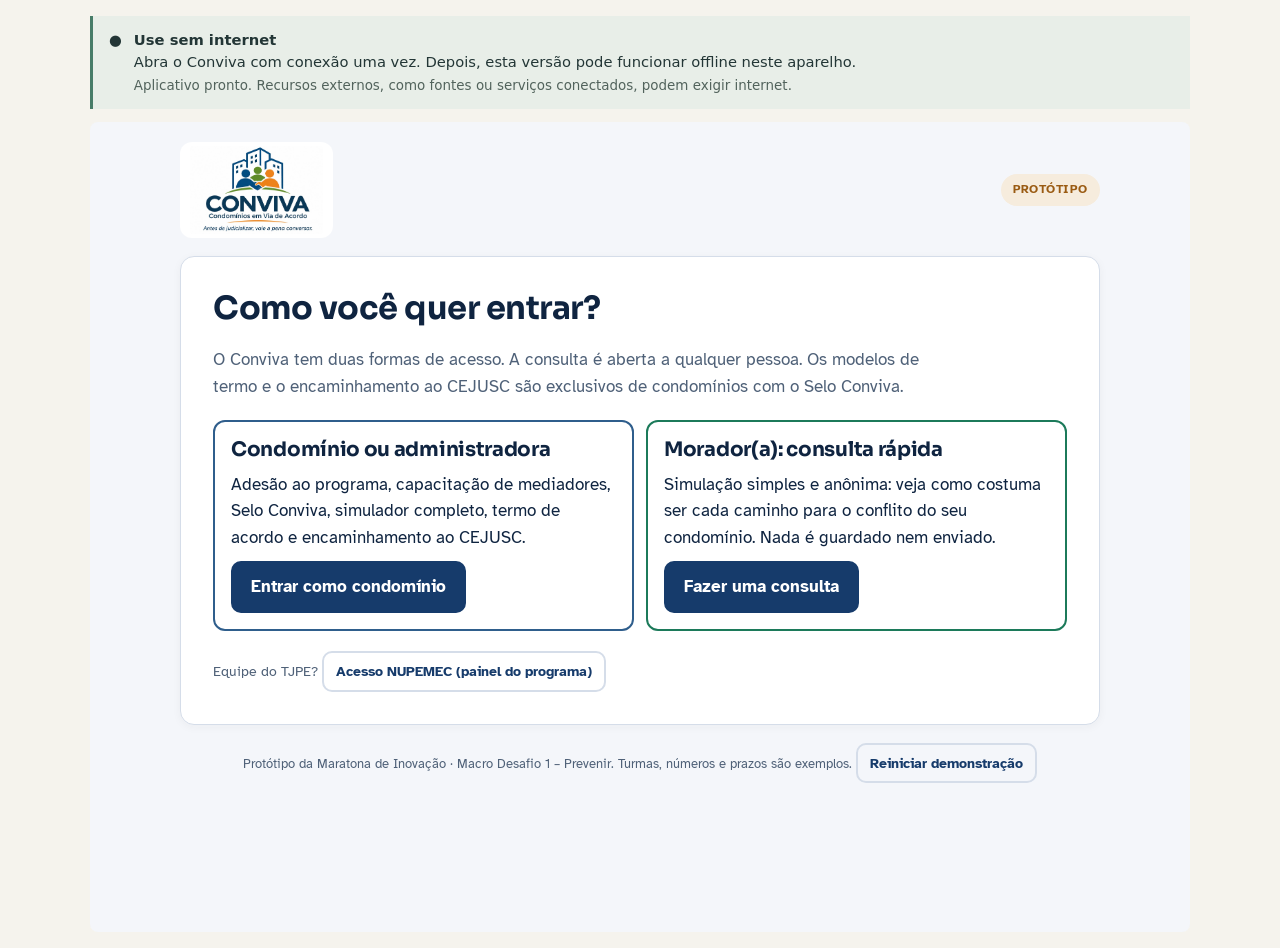
<file: index.html>
<!doctype html>
<html lang="pt-BR">
<head>
  <meta charset="utf-8">
  <meta name="viewport" content="width=device-width, initial-scale=1, viewport-fit=cover">
  <meta name="theme-color" content="#183b3a">
  <meta name="description" content="Conviva — apoio à convivência e à mediação em condomínios.">
  <link rel="manifest" href="./manifest.webmanifest">
  <link rel="icon" href="./icons/conviva.svg" type="image/svg+xml">
  <title>Conviva</title>
  <style>
    * { box-sizing: border-box; }
    body { margin: 0; min-height: 100vh; padding: max(1rem, env(safe-area-inset-top)) max(1rem, env(safe-area-inset-right)) max(1rem, env(safe-area-inset-bottom)) max(1rem, env(safe-area-inset-left)); background: #f5f3ed; color: #233636; font: 16px/1.5 system-ui, -apple-system, sans-serif; }
    main { width: min(100%, 1100px); margin: 0 auto; }
    .offline-note { display: flex; gap: .75rem; align-items: flex-start; margin: 0 auto .8rem; padding: .8rem 1rem; border-left: 3px solid #477c68; background: #e8eee8; color: #233636; font-size: .92rem; }
    .offline-note strong { display: block; }
    #status { color: #52635c; font-size: .84rem; margin-top: .2rem; }
    iframe { display: block; width: 100%; min-height: 90vh; border: 0; border-radius: 8px; background: #f5f3ed; }
    @media (max-width: 600px) { body { padding-inline: .5rem; } iframe { min-height: 94vh; } }
  </style>
</head>
<body>
  <main>
    <aside class="offline-note" aria-label="Informação sobre uso offline">
      <span aria-hidden="true">●</span>
      <div><strong>Use sem internet</strong>Abra o Conviva com conexão uma vez. Depois, esta versão pode funcionar offline neste aparelho.<div id="status" role="status">Carregando o aplicativo…</div></div>
    </aside>
    <iframe id="simulador" title="Conviva — mediação e convivência em condomínios"></iframe>
  </main>
  <script>
    const simulatorPath = './Conviva%20Simulador.html';
    const status = document.getElementById('status');
    fetch(simulatorPath).then(response => {
      if (!response.ok) throw new Error('Documento não encontrado');
      return response.text();
    }).then(html => {
      const base = `<base href="${new URL('./', location.href).href}">`;
      let source = html.replace(/<head([^>]*)>/i, match => `${match}${base}<link rel="stylesheet" href="./design.css">`);
      const addOns = '<script src="./report-mode.js"></scr' + 'ipt>';
      source = source.replace(/<\/body>/i, addOns + '</body>');
      document.getElementById('simulador').srcdoc = source;
      status.textContent = 'Aplicativo pronto. Recursos externos, como fontes ou serviços conectados, podem exigir internet.';
    }).catch(() => {
      status.textContent = 'Não foi possível carregar o documento. Abra novamente com internet para armazenar o app.';
    });
    if ('serviceWorker' in navigator && location.protocol === 'https:') {
      navigator.serviceWorker.register('./sw.js').then(registration => {
        if (registration.active) status.textContent = 'Arquivos principais em cache neste aparelho; abra o app online ao menos uma vez para uso offline.';
      }).catch(() => { status.textContent = 'O cache offline não foi ativado neste navegador.'; });
    }
  </script>
</body>
</html>
</file>
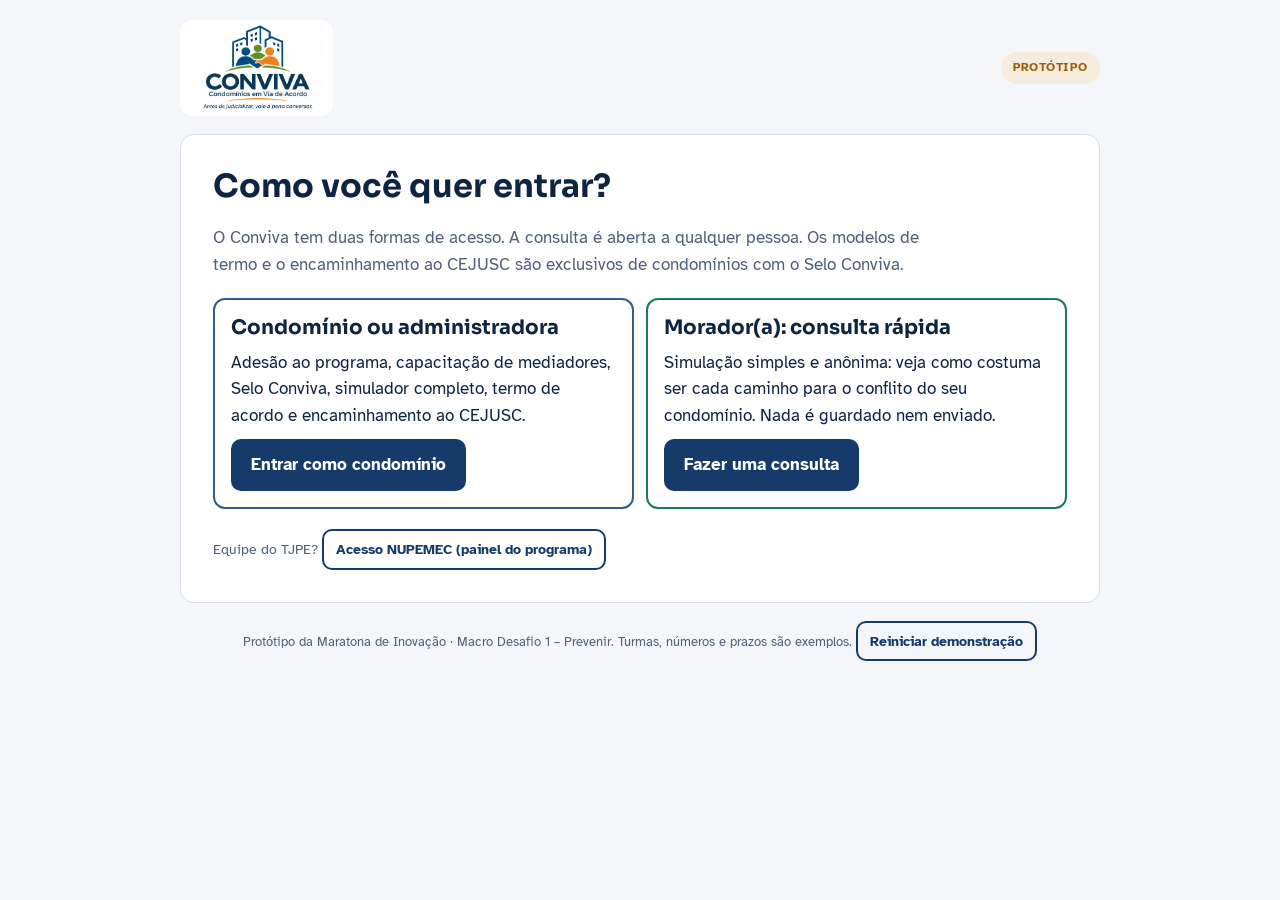
<file: Conviva Simulador.html>
<!doctype html><html><head><meta charset=utf8><meta name=viewport content="width=device-width,initial-scale=1,viewport-fit=cover"><style>:root{color-scheme:light;box-sizing:border-box;padding-top:env(safe-area-inset-top,0px);padding-bottom:env(safe-area-inset-bottom,0px)}html{scroll-padding-top:env(safe-area-inset-top,0px)}body{margin:0;padding:0;font:14px -apple-system,BlinkMacSystemFont,sans-serif;background:#fff;color:#000}img{max-width:100%}[hidden]:not([hidden=until-found i]){display:none!important}</style></head><body>
<title>Conviva Simulador</title>
<meta name="claude:viewport-fit-sides" content="cover">
<link rel="preconnect" href="https://fonts.googleapis.com">
<link rel="preconnect" href="https://fonts.gstatic.com" crossorigin>
<link rel="stylesheet" href="https://fonts.googleapis.com/css2?family=Atkinson+Hyperlegible:wght@400;700&family=Sora:wght@500;600;700&display=swap">
<style>
/* Layout: app de uma coluna (mobile primeiro), barra de abas no topo; cada aba é uma etapa do programa. Comparações abrem em colunas lado a lado. */
:root {
  --bg: #F4F6FA; --surface: #FFFFFF; --ink: #0F2440; --muted: #4F6178; --line: #D5DDE9;
  --brand: #163B6B; --brand-ink: #FFFFFF; --brand-soft: #DDE7F3;
  --acordo: #1C7A5A; --acordo-soft: #E2F2EA;
  --processo: #9A5B13; --processo-soft: #F6ECDD;
  --interno: #2F5E8C; --interno-soft: #E3ECF6;
  --alerta: #A3322B; --alerta-soft: #F8E4E2;
  --ouro: #A77B12; --focus: #2D6CDF;
  --font-display: "Sora", "Segoe UI", system-ui, sans-serif;
  --font-body: "Atkinson Hyperlegible", "Segoe UI", system-ui, sans-serif;
  --radius: 14px;
}
@media (prefers-color-scheme: dark) {
  :root:not([data-theme="light"]) {
    --bg: #0C1626; --surface: #142238; --ink: #E8EEF7; --muted: #A6B4C9; --line: #2A3B57;
    --brand: #9DB9E6; --brand-ink: #0C1626; --brand-soft: #1C2F4D;
    --acordo: #6FD3A8; --acordo-soft: #173328; --processo: #E3A45C; --processo-soft: #33261A;
    --interno: #8FB8E8; --interno-soft: #1A2836; --alerta: #F08C83; --alerta-soft: #3A1E1C;
    --ouro: #E2BC5C; --focus: #8AB4FF; color-scheme: dark;
  }
}
:root[data-theme="dark"] {
  --bg: #0C1626; --surface: #142238; --ink: #E8EEF7; --muted: #A6B4C9; --line: #2A3B57;
  --brand: #9DB9E6; --brand-ink: #0C1626; --brand-soft: #1C2F4D;
  --acordo: #6FD3A8; --acordo-soft: #173328; --processo: #E3A45C; --processo-soft: #33261A;
  --interno: #8FB8E8; --interno-soft: #1A2836; --alerta: #F08C83; --alerta-soft: #3A1E1C;
  --ouro: #E2BC5C; --focus: #8AB4FF; color-scheme: dark;
}
* { box-sizing: border-box; }
body {
  background: var(--bg); color: var(--ink); font-family: var(--font-body); font-size: 17px; line-height: 1.55;
  padding-left: max(16px, env(safe-area-inset-left, 0px)); padding-right: max(16px, env(safe-area-inset-right, 0px));
  padding-block: 20px 48px;
}
.wrap { max-width: 920px; margin: 0 auto; display: flex; flex-direction: column; gap: 18px; }
h1, h2, h3 { font-family: var(--font-display); text-wrap: balance; margin: 0; line-height: 1.2; }
h1 { font-size: clamp(1.5rem, 4vw, 2rem); }
h2 { font-size: 1.25rem; }
h3 { font-size: 1.02rem; }
p { margin: 0; max-width: 68ch; }
.lead { color: var(--muted); }
.hint { color: var(--muted); font-size: .9rem; }

header.top { display: flex; flex-wrap: wrap; align-items: center; justify-content: space-between; gap: 12px; }
.brand { display: flex; align-items: center; gap: 12px; }
.brand svg { width: 42px; height: 42px; flex: none; }
.brand-name { font-family: var(--font-display); font-weight: 700; font-size: 1.25rem; line-height: 1.1; }
.brand-sub { color: var(--muted); font-size: .88rem; }
.chips { display: flex; flex-wrap: wrap; gap: 8px; }
.chip { font-size: .78rem; font-weight: 700; letter-spacing: .04em; padding: 6px 12px; border-radius: 999px; background: var(--brand-soft); color: var(--brand); }
.chip.demo { background: var(--processo-soft); color: var(--processo); text-transform: uppercase; }
.chip.ok { background: var(--acordo-soft); color: var(--acordo); }

.tabs-scroll { overflow-x: auto; }
nav.tabs { display: flex; gap: 6px; min-width: max-content; border-bottom: 2px solid var(--line); }
nav.tabs button {
  font: inherit; font-size: .95rem; background: none; border: 0; color: var(--muted); cursor: pointer;
  padding: 10px 14px; border-bottom: 3px solid transparent; margin-bottom: -2px; white-space: nowrap;
}
nav.tabs button[aria-current="page"] { color: var(--ink); font-weight: 700; border-bottom-color: var(--brand); }
nav.tabs .lock { font-size: .75rem; margin-left: 4px; }

main.card { background: var(--surface); border: 1px solid var(--line); border-radius: var(--radius); padding: clamp(18px, 4vw, 32px); display: flex; flex-direction: column; gap: 20px; }

.journey { display: grid; grid-template-columns: repeat(auto-fit, minmax(180px, 1fr)); gap: 12px; }
.jstep { border: 2px solid var(--line); border-radius: 12px; padding: 14px; display: flex; flex-direction: column; gap: 6px; }
.jstep .n { font-family: var(--font-display); font-weight: 700; color: var(--brand); font-size: .85rem; letter-spacing: .06em; text-transform: uppercase; }
.jstep.done { border-color: var(--acordo); background: var(--acordo-soft); }
.jstep.now { border-color: var(--brand); }
.jstep .st { font-size: .85rem; font-weight: 700; color: var(--muted); }
.jstep.done .st { color: var(--acordo); }

form.stack, .stack { display: flex; flex-direction: column; gap: 16px; }
.grid2 { display: grid; grid-template-columns: repeat(auto-fit, minmax(240px, 1fr)); gap: 14px; }
.field { display: flex; flex-direction: column; gap: 6px; min-width: 0; }
.field label, .lbl { font-weight: 700; }
.field input, .field select, .field textarea {
  font: inherit; padding: 10px 12px; border-radius: 10px; border: 2px solid var(--line); background: var(--surface); color: var(--ink); width: 100%;
}
.field textarea { min-height: 90px; resize: vertical; }
fieldset { border: 0; padding: 0; margin: 0; display: flex; flex-direction: column; gap: 8px; }
legend { font-weight: 700; padding: 0; margin-bottom: 6px; }
.choices { display: flex; flex-wrap: wrap; gap: 8px; }
.choice { position: relative; }
.choice input { position: absolute; opacity: 0; inset: 0; cursor: pointer; }
.choice label { display: inline-block; padding: 9px 15px; border: 2px solid var(--line); border-radius: 999px; cursor: pointer; background: var(--surface); }
.choice input:checked + label { border-color: var(--brand); background: var(--brand); color: var(--brand-ink); font-weight: 700; }
.choice input:focus-visible + label { outline: 3px solid var(--focus); outline-offset: 2px; }
.q-alert { border-left: 4px solid var(--alerta); padding-left: 14px; }
.check { display: flex; gap: 10px; align-items: flex-start; }
.check input { width: 22px; height: 22px; margin-top: 2px; flex: none; }

.actions { display: flex; flex-wrap: wrap; gap: 10px; align-items: center; }
.btn { font: inherit; font-weight: 700; cursor: pointer; border-radius: 10px; padding: 11px 18px; border: 2px solid var(--brand); background: var(--brand); color: var(--brand-ink); text-decoration: none; display: inline-block; }
.btn.ghost { background: transparent; color: var(--brand); }
.btn.small { padding: 7px 12px; font-size: .9rem; }
.btn:disabled { opacity: .45; cursor: not-allowed; }
button:focus-visible, input:focus-visible, select:focus-visible, textarea:focus-visible, a:focus-visible { outline: 3px solid var(--focus); outline-offset: 2px; }

.notice { border-radius: 12px; padding: 14px 16px; background: var(--brand-soft); display: flex; flex-direction: column; gap: 8px; }
.notice.warn { background: var(--processo-soft); }
.notice.ok { background: var(--acordo-soft); }
.note { border-left: 4px solid var(--brand); padding: 2px 0 2px 14px; }
.toast { color: var(--acordo); font-weight: 700; font-size: .95rem; }
.err { color: var(--alerta); font-weight: 700; font-size: .92rem; }

.turmas { display: grid; grid-template-columns: repeat(auto-fit, minmax(240px, 1fr)); gap: 10px; }
.turma { position: relative; }
.turma input { position: absolute; opacity: 0; inset: 0; }
.turma label { display: flex; flex-direction: column; gap: 4px; border: 2px solid var(--line); border-radius: 12px; padding: 14px; cursor: pointer; height: 100%; }
.turma input:checked + label { border-color: var(--brand); background: var(--brand-soft); }
.turma input:focus-visible + label { outline: 3px solid var(--focus); outline-offset: 2px; }
.turma input:disabled + label { opacity: .5; cursor: not-allowed; }
.turma .d { font-family: var(--font-display); font-weight: 700; }
.turma .v { font-size: .88rem; color: var(--muted); }
.part-row { display: grid; grid-template-columns: 1fr 1fr; gap: 10px; }

.selo-wrap { display: grid; grid-template-columns: minmax(0, 220px) 1fr; gap: 24px; align-items: center; }
.selo-wrap svg { width: 100%; max-width: 220px; height: auto; }
.kv { display: grid; grid-template-columns: auto 1fr; gap: 6px 14px; margin: 0; }
.kv dt { color: var(--muted); }
.kv dd { margin: 0; font-weight: 700; font-variant-numeric: tabular-nums; min-width: 0; }

.options { display: grid; grid-template-columns: repeat(auto-fit, minmax(200px, 1fr)); gap: 10px; }
.opt { font: inherit; color: var(--ink); text-align: left; cursor: pointer; background: var(--surface); border: 2px solid var(--line); border-radius: 12px; padding: 14px; display: flex; flex-direction: column; gap: 4px; }
.opt:hover { border-color: var(--brand); }
.opt strong { font-family: var(--font-display); font-size: 1rem; }
.opt span { color: var(--muted); font-size: .9rem; }
.opt .ico { font-size: .74rem; letter-spacing: .08em; text-transform: uppercase; color: var(--brand); font-weight: 700; }

.substeps ol { list-style: none; margin: 0; padding: 0; display: grid; grid-template-columns: repeat(4, 1fr); gap: 8px; }
.substeps li { display: flex; flex-direction: column; gap: 6px; font-size: .8rem; color: var(--muted); }
.substeps li::before { content: ""; height: 6px; border-radius: 3px; background: var(--line); }
.substeps li.done::before, .substeps li.current::before { background: var(--brand); }
.substeps li.current { color: var(--ink); font-weight: 700; }

.compare { display: grid; grid-template-columns: repeat(auto-fit, minmax(240px, 1fr)); gap: 12px; }
.side { border-radius: 12px; padding: 16px; display: flex; flex-direction: column; gap: 10px; min-width: 0; }
.side.processo { background: var(--processo-soft); } .side.processo h2 { color: var(--processo); }
.side.acordo { background: var(--acordo-soft); } .side.acordo h2 { color: var(--acordo); }
.side.interno { background: var(--interno-soft); } .side.interno h2 { color: var(--interno); }
.side h2 { font-size: 1.05rem; }
.side dl { margin: 0; display: grid; grid-template-columns: auto 1fr; gap: 8px 12px; }
.side dt { color: var(--muted); font-size: .88rem; padding-top: 2px; }
.side dd { margin: 0; font-weight: 700; font-variant-numeric: tabular-nums; min-width: 0; }
.side dd small { display: block; font-weight: 400; color: var(--muted); font-size: .85rem; }

.timebar { display: flex; flex-direction: column; gap: 8px; }
.bar-row { display: grid; grid-template-columns: 96px 1fr; align-items: center; gap: 10px; font-size: .9rem; }
.bar-track { background: var(--bg); border-radius: 6px; height: 24px; position: relative; overflow: hidden; }
.bar-fill { height: 100%; border-radius: 6px; display: flex; align-items: center; padding-left: 8px; font-weight: 700; font-size: .82rem; white-space: nowrap; min-width: 4px; color: var(--surface); }
.bar-fill.processo { background: var(--processo); } .bar-fill.acordo { background: var(--acordo); } .bar-fill.interno { background: var(--interno); }
.bar-out { position: absolute; top: 50%; transform: translateY(-50%); font-weight: 700; font-size: .82rem; }
.bar-out.acordo { color: var(--acordo); } .bar-out.interno { color: var(--interno); }

.danger { background: var(--alerta-soft); border-radius: 12px; padding: 16px; display: flex; flex-direction: column; gap: 10px; }
.danger h2 { color: var(--alerta); }
.phones { display: grid; grid-template-columns: repeat(auto-fit, minmax(160px, 1fr)); gap: 10px; }
.phone { background: var(--surface); border-radius: 10px; padding: 12px; }
.phone b { font-family: var(--font-display); font-size: 1.5rem; display: block; }

.paths { display: grid; grid-template-columns: repeat(auto-fit, minmax(240px, 1fr)); gap: 12px; }
.path { border: 2px solid var(--line); border-radius: 12px; padding: 16px; display: flex; flex-direction: column; gap: 10px; }
.path.interno { border-color: var(--interno); } .path.acordo { border-color: var(--acordo); }

.comp-row { display: grid; grid-template-columns: 2fr 1fr 1fr; gap: 8px; }
.doc { background: #FFFFFF; color: #1A1A1A; border: 1px solid var(--line); border-radius: 6px; padding: clamp(18px, 4vw, 40px); font-family: Georgia, "Times New Roman", serif; font-size: .98rem; line-height: 1.6; display: flex; flex-direction: column; gap: 12px; }
.doc h2 { font-family: Georgia, serif; text-align: center; font-size: 1.1rem; letter-spacing: .04em; }
.doc h3 { font-family: Georgia, serif; font-size: .98rem; }
.doc table { border-collapse: collapse; width: 100%; font-size: .92rem; }
.doc th, .doc td { border: 1px solid #BBB; padding: 6px 8px; text-align: left; vertical-align: top; }
.doc .sig { display: grid; grid-template-columns: repeat(auto-fit, minmax(200px, 1fr)); gap: 28px 20px; margin-top: 18px; }
.doc .sig div { border-top: 1px solid #333; padding-top: 4px; font-size: .88rem; }

.table-scroll { overflow-x: auto; }
table.list { border-collapse: collapse; width: 100%; font-size: .93rem; }
table.list th, table.list td { text-align: left; padding: 10px 8px; border-bottom: 1px solid var(--line); vertical-align: middle; }
table.list th { font-size: .8rem; text-transform: uppercase; letter-spacing: .05em; color: var(--muted); }
table.list td.num { font-variant-numeric: tabular-nums; white-space: nowrap; }
.pill { display: inline-block; font-size: .8rem; font-weight: 700; padding: 3px 10px; border-radius: 999px; white-space: nowrap; }
.pill.interno { background: var(--interno-soft); color: var(--interno); }
.pill.acordo { background: var(--acordo-soft); color: var(--acordo); }
.pill.warn { background: var(--processo-soft); color: var(--processo); }

.tiles { display: grid; grid-template-columns: repeat(auto-fit, minmax(150px, 1fr)); gap: 10px; }
.tile { background: var(--bg); border-radius: 12px; padding: 14px; display: flex; flex-direction: column; gap: 2px; }
.tile b { font-family: var(--font-display); font-size: 1.7rem; font-variant-numeric: tabular-nums; }
.tile span { color: var(--muted); font-size: .88rem; }
.hbars { display: flex; flex-direction: column; gap: 8px; }
.hbar { display: grid; grid-template-columns: minmax(110px, 180px) 1fr 40px; gap: 10px; align-items: center; font-size: .9rem; }
.hbar .t { background: var(--bg); height: 18px; border-radius: 4px; overflow: hidden; }
.hbar .f { background: var(--brand); height: 100%; }
.hbar .v { font-variant-numeric: tabular-nums; text-align: right; font-weight: 700; }
.locked { text-align: left; display: flex; flex-direction: column; gap: 12px; }
.pessoa { border: 2px solid var(--line); border-radius: 12px; padding: 14px; display: flex; flex-direction: column; gap: 12px; }
.pessoa-top { display: flex; justify-content: space-between; align-items: center; gap: 8px; }
.confirma { background: var(--acordo-soft); border: 2px solid var(--acordo); color: var(--ink); border-radius: 12px; padding: 16px; font-family: var(--font-display); font-weight: 700; letter-spacing: .02em; text-align: center; }
.logo { display: block; height: 96px; width: auto; max-width: 100%; background: #FFFFFF; border-radius: 12px; padding: 4px 10px; }
footer { color: var(--muted); font-size: .84rem; text-align: center; }
@media (max-width: 520px) { .selo-wrap { grid-template-columns: 1fr; } .comp-row, .part-row { grid-template-columns: 1fr; } }
@media (prefers-reduced-motion: no-preference) { main.card { animation: in .2s ease-out; } @keyframes in { from { transform: translateY(5px); } to { transform: none; } } }
</style>

<div class="wrap">
  <header class="top">
    <div class="brand"><img class="logo" alt="CONVIVA — Condomínios em Via de Acordo. Antes de judicializar, vale a pena conversar." src="[data-uri]"></div>
    <div class="chips" id="chips"></div>
  </header>
  <div class="tabs-scroll"><nav class="tabs" id="tabs" aria-label="Seções"></nav></div>
  <main class="card" id="app" aria-live="polite"></main>
  <footer>Protótipo da Maratona de Inovação · Macro Desafio 1 – Prevenir. Turmas, números e prazos são exemplos. <button class="btn ghost small" id="reset">Reiniciar demonstração</button></footer>
</div>

<script>
/* ===== CONFIGURAÇÃO ===== */
const CONFIG = {
  cejuscUrl: "",   // inserir aqui o link do TJPE para conciliação pré-processual
  seloAnos: 2,
  maxTreinandos: 5
};

/* ===== DADOS DE EXEMPLO — substituir por dados reais do TJPE / DataJud / CEJUSC ===== */
const DADOS = {
  cejuscSemanas: 3, internoSemanas: 1, juizadoMeses: 8, periciaMeses: 12,
  taxa: { processoMeses: 14 }
};
const TURMAS = [
  { id: "t1", data: "2026-11-24", hora: "14h às 18h", formato: "Online", vagas: 20, ocupadas: 9 },
  { id: "t2", data: "2026-11-27", hora: "9h às 13h", formato: "Presencial · NUPEMEC, Recife", vagas: 25, ocupadas: 21 },
  { id: "t3", data: "2026-12-02", hora: "14h às 18h", formato: "Online", vagas: 20, ocupadas: 4 },
  { id: "t4", data: "2026-12-05", hora: "9h às 13h", formato: "Presencial · NUPEMEC, Recife", vagas: 25, ocupadas: 25 },
  { id: "t5", data: "2026-12-09", hora: "18h30 às 22h30", formato: "Online · noite", vagas: 20, ocupadas: 2 },
  { id: "t6", data: "2026-12-15", hora: "14h às 18h", formato: "Presencial · NUPEMEC, Recife", vagas: 25, ocupadas: 7 }
];

/* parte: o condomínio é parte do conflito (não pode mediar) */
const ASSUNTOS = {
  barulho:   { tag: "Convivência", titulo: "Barulho", desc: "Som alto, festas, passos, móveis, horário de silêncio.", tema: "o barulho entre as unidades", dica: "As regras de horário costumam estar no regimento interno. Combinem horários e ajustes que funcionem para os dois lados." },
  vazamento: { tag: "Danos", titulo: "Vazamento ou infiltração", desc: "Água ou umidade vindo de outra unidade.", tema: "o vazamento/infiltração entre as unidades", pericia: true, dica: "Prevejam vistoria conjunta, prazo para o conserto e quem paga cada parte, antes que o dano aumente." },
  obra:      { tag: "Danos", titulo: "Obra ou reforma", desc: "Barulho, sujeira ou danos de obra em outra unidade.", tema: "a obra e seus efeitos nas unidades vizinhas", pericia: true, dica: "Combinem horários, proteção das áreas comuns e conserto de danos, com prazo e responsável." },
  garagem:   { tag: "Áreas comuns", titulo: "Garagem e vagas", desc: "Vaga ocupada, carro mal estacionado, uso por terceiros.", tema: "o uso das vagas de garagem", dica: "A convenção define o uso das vagas. O acordo pode organizar esse uso sem esperar decisão judicial." },
  animais:   { tag: "Convivência", titulo: "Animais", desc: "Latidos, sujeira, circulação nas áreas comuns.", tema: "a convivência com os animais", dica: "Regras combinadas de circulação, horários e cuidados costumam resolver." },
  areas:     { tag: "Áreas comuns", titulo: "Uso de áreas comuns", desc: "Salão de festas, piscina, academia, playground.", tema: "o uso das áreas comuns", dica: "Combinem horários, reservas e responsabilidades pela limpeza e por danos." },
  lixo:      { tag: "Convivência", titulo: "Lixo e limpeza", desc: "Descarte fora do horário ou do local, sujeira nos corredores.", tema: "o descarte de lixo e a limpeza", dica: "Horários e locais de descarte combinados, com aviso antes de qualquer advertência." },
  fumaca:    { tag: "Convivência", titulo: "Fumaça e cheiros", desc: "Cigarro, churrasqueira, cheiros fortes.", tema: "a fumaça e os cheiros entre as unidades", dica: "Combinem locais, horários e medidas simples, como janelas fechadas ou vedação." },
  temporada: { tag: "Convivência", titulo: "Hóspedes e aluguel por temporada", desc: "Barulho, segurança ou uso das áreas por hóspedes.", tema: "a presença de hóspedes de aluguel por temporada", dica: "O acordo pode prever regras para hóspedes, contato do responsável e uso das áreas comuns." },
  taxa:      { tag: "Cobrança", titulo: "Taxa de condomínio atrasada", desc: "Morador em atraso com as taxas.", tema: "as taxas de condomínio em atraso", parte: true },
  multa:     { tag: "Administração", titulo: "Advertência ou multa", desc: "Morador não concorda com advertência ou multa.", tema: "a advertência ou multa aplicada à unidade", parte: true, dica: "Na conciliação, morador e condomínio podem rever a multa, combinar prazo para ajustes ou parcelar." },
  fachada:   { tag: "Administração", titulo: "Fachada e alterações", desc: "Mudança de fachada, janelas, toldos, grades.", tema: "a alteração na fachada da unidade", parte: true, dica: "Na conciliação, é possível combinar prazo para adequação ou alternativa aprovada em assembleia." },
  portaria:  { tag: "Administração", titulo: "Portaria, segurança e funcionários", desc: "Acesso de visitantes, entregas, conduta de funcionários.", tema: "o atendimento da portaria e o acesso ao condomínio", parte: true, dica: "Na conciliação, morador e administração podem ajustar procedimentos e canais de reclamação." },
  outro:     { tag: "Outro", titulo: "Outro assunto", desc: "Descreva o conflito com suas palavras.", tema: "", dica: "Registre o que cada parte precisa e o que pode ser combinado, com prazo e responsável." }
};

/* ===== ESTADO ===== */
const KEY = "conviva-demo-v1";
const novo = () => ({ perfil: null, view: "inicio", condo: null, cap: null, selo: null, atend: [], seq: 0, sim: { step: 0, sit: null, r: {} }, cons: { step: 0, sit: null, r: {} }, ultimo: null });
const SAMPLE = (window.claude && window.claude.use) ? window.claude.use("sample").catch(() => null) : Promise.resolve(null);
let S = novo();
try { const raw = localStorage.getItem(KEY); if (raw) S = Object.assign(novo(), JSON.parse(raw)); } catch (e) {}
const save = () => { try { localStorage.setItem(KEY, JSON.stringify(S)); } catch (e) {} };

const app = document.getElementById("app");
const esc = s => String(s ?? "").replace(/[&<>"]/g, c => ({ "&": "&amp;", "<": "&lt;", ">": "&gt;", '"': "&quot;" }[c]));
const dt = iso => { const [y, m, d] = iso.split("-").map(Number); return new Date(y, m - 1, d); };
const fmt = d => d.toLocaleDateString("pt-BR");
const fmtLong = d => d.toLocaleDateString("pt-BR", { weekday: "long", day: "2-digit", month: "long" });
const hoje = () => { const d = new Date(); return new Date(d.getFullYear(), d.getMonth(), d.getDate()); };
const maskCpf = v => { const d = v.replace(/\D/g, "").slice(0, 11); let o = d.slice(0, 3); if (d.length > 3) o += "." + d.slice(3, 6); if (d.length > 6) o += "." + d.slice(6, 9); if (d.length > 9) o += "-" + d.slice(9); return o; };
const isoOf = d => `${d.getFullYear()}-${String(d.getMonth() + 1).padStart(2, "0")}-${String(d.getDate()).padStart(2, "0")}`;

const etapa = () => !S.condo ? 0 : !S.cap ? 1 : !S.selo ? 2 : 3;
const seloValido = () => S.selo && dt(S.selo.validade) >= hoje();

/* ===== NAVEGAÇÃO ===== */
const TABS = [
  ["inicio", "Início"], ["adesao", "Adesão"], ["capacitacao", "Capacitação"], ["selo", "Selo"],
  ["simulador", "Simulador"], ["acordos", "Atendimentos"]
];
const PERFIS = { condominio: "Condomínio / administradora", morador: "Consulta de morador", nupemec: "NUPEMEC / TJPE" };
function go(view) { S.view = view; save(); render(); window.scrollTo({ top: 0, behavior: "smooth" }); }

function renderChrome() {
  const lockSim = !seloValido();
  const nav = document.getElementById("tabs");
  nav.parentElement.hidden = S.perfil !== "condominio";
  nav.innerHTML = TABS.map(([k, t]) => {
    const lock = (k === "simulador" || k === "acordos") && lockSim;
    return `<button data-tab="${k}" ${S.view === k ? 'aria-current="page"' : ""}>${t}${lock ? '<span class="lock" aria-label="bloqueado"> · bloqueado</span>' : ""}</button>`;
  }).join("");
  const cond = S.perfil === "condominio";
  document.getElementById("chips").innerHTML =
    `<span class="chip demo">Protótipo</span>` +
    (S.perfil ? `<span class="chip">${PERFIS[S.perfil]}</span>` : "") +
    (cond && S.condo ? `<span class="chip">${esc(S.condo.nome)}</span>` : "") +
    (cond && seloValido() ? `<span class="chip ok">Selo válido até ${fmt(dt(S.selo.validade))}</span>` : "") +
    (S.perfil ? `<button class="btn ghost small" id="trocar">Trocar perfil</button>` : "");
}

/* ===== ENTRADA ===== */
function viewEntrada() {
  return `<h1>Como você quer entrar?</h1>
  <p class="lead">O Conviva tem duas formas de acesso. A consulta é aberta a qualquer pessoa. Os modelos de termo e o encaminhamento ao CEJUSC são exclusivos de condomínios com o Selo Conviva.</p>
  <div class="paths">
    <div class="path interno"><h2>Condomínio ou administradora</h2>
      <p>Adesão ao programa, capacitação de mediadores, Selo Conviva, simulador completo, termo de acordo e encaminhamento ao CEJUSC.</p>
      <div class="actions"><button class="btn" data-perfil="condominio">Entrar como condomínio</button></div></div>
    <div class="path acordo"><h2>Morador(a): consulta rápida</h2>
      <p>Simulação simples e anônima: veja como costuma ser cada caminho para o conflito do seu condomínio. Nada é guardado nem enviado.</p>
      <div class="actions"><button class="btn" data-perfil="morador">Fazer uma consulta</button></div></div>
  </div>
  <p class="hint">Equipe do TJPE? <button class="btn ghost small" data-perfil="nupemec">Acesso NUPEMEC (painel do programa)</button></p>`;
}

/* ===== CONSULTA DO MORADOR ===== */
function viewConsulta() {
  const st = sim().step;
  if (st === 0) return subSteps(0) + `<h1>Qual é o problema no seu condomínio?</h1>
    <p class="lead">Consulta gratuita e anônima. Veja, antes de decidir, como costuma ser cada caminho.</p>${gradeAssuntos()}`;
  if (st === 1) return subSteps(1) + viewAtendimento();
  if (st === 2) return subSteps(2) + viewCaminhos();
  return subSteps(3) + viewOrientacao();
}
function viewOrientacao() {
  const int = podeInterno(), a = ASSUNTOS[sim().sit];
  return `${risco() ? protecao() : ""}<h1>O que você pode fazer</h1><div class="paths">
    ${int ? `<div class="path interno"><h2>Conversar no próprio condomínio</h2><p>Procure a administração. Se o condomínio tem o Selo Conviva, um mediador treinado pode conduzir a conversa e registrar o acordo em termo.</p>
      <p class="hint">O seu condomínio ainda não participa? Indique o Programa Conviva ao síndico.</p></div>` : ""}
    <div class="path acordo"><h2>Conciliação gratuita no CEJUSC</h2><p>${a.parte ? "Recomendável se você preferir uma pessoa de fora, já que o condomínio é parte do conflito." : "Se preferir uma pessoa de fora do condomínio, ou se não houver acordo."} Não precisa de advogado nem de processo.</p></div>
    <div class="path"><h2>Defensoria Pública</h2><p>Orientação jurídica gratuita para quem não pode pagar advogado.</p></div>
  </div>
  <p class="hint">Esta consulta não faz encaminhamentos nem guarda informações.</p>
  <div class="actions"><button class="btn ghost" data-sstep="2">Voltar aos caminhos</button><button class="btn" id="nova-consulta">Fazer outra consulta</button></div>`;
}
function gradeAssuntos() {
  return `<div class="options">${Object.entries(ASSUNTOS).map(([k, a]) => `<button class="opt" data-sit="${k}"><span class="ico">${a.tag}${a.parte ? " · envolve o condomínio" : ""}</span><strong>${a.titulo}</strong><span>${a.desc}</span></button>`).join("")}</div>`;
}

/* ===== INÍCIO ===== */
function viewInicio() {
  const e = etapa();
  const passos = [
    ["Adesão", "Cadastro do condomínio e envio da ata da assembleia que aprovou a adesão.", "adesao"],
    ["Capacitação", "Escolha da turma e indicação das pessoas que serão treinadas como mediadoras.", "capacitacao"],
    ["Selo Conviva", "Emitido após a capacitação, com validade de 2 anos.", "selo"],
    ["Simulador e acordos", "O mediador treinado atende, simula os caminhos e emite o termo ou encaminha ao CEJUSC.", "simulador"]
  ];
  return `<h1>Conflitos de condomínio resolvidos dentro de casa</h1>
  <p class="lead">O Conviva prepara os condomínios para mediar conflitos de convivência antes que virem processo, com apoio do TJPE. Quando o próprio condomínio não pode mediar, o caso segue para a conciliação gratuita do CEJUSC.</p>
  <div class="journey">${passos.map((p, i) => `
    <div class="jstep ${i < e ? "done" : i === e ? "now" : ""}"><span class="n">Etapa ${i + 1}</span><h3>${p[0]}</h3><p class="hint">${p[1]}</p>
    <span class="st">${i < e ? "Concluída" : i === e ? "Próxima etapa" : "Aguardando"}</span></div>`).join("")}
  </div>
  <div class="actions">
    <button class="btn" data-go="${passos[Math.min(e, 3)][2]}">${["Fazer a adesão", "Agendar a capacitação", "Acompanhar o selo", "Abrir o simulador"][e]}</button>
    ${!S.condo ? `<button class="btn ghost" id="demo">Preencher com um condomínio de exemplo</button>` : ""}
  </div>`;
}

/* ===== ADESÃO ===== */
function viewAdesao() {
  if (S.condo) {
    const c = S.condo;
    return `<h1>Adesão registrada</h1>
    <div class="notice ok"><p><strong>${esc(c.nome)}</strong> aderiu ao Programa Conviva em ${fmt(dt(c.dataAdesao))}.</p></div>
    <dl class="kv"><dt>CNPJ</dt><dd>${esc(c.cnpj)}</dd><dt>Endereço</dt><dd>${esc(c.endereco)}</dd><dt>Unidades</dt><dd>${esc(c.unidades)}</dd>
    <dt>Síndico(a)</dt><dd>${esc(c.sindico)}</dd><dt>Contato</dt><dd>${esc(c.email)} · ${esc(c.telefone)}</dd>
    <dt>Ata da assembleia</dt><dd>${esc(c.ata)} <small class="hint">(reunião de ${fmt(dt(c.dataAta))})</small></dd></dl>
    <div class="actions"><button class="btn" data-go="capacitacao">${S.cap ? "Ver capacitação" : "Agendar a capacitação"}</button></div>`;
  }
  return `<h1>Adesão ao Programa Conviva</h1>
  <p class="lead">Preencha os dados do condomínio e anexe a ata da assembleia que autorizou a adesão.</p>
  <form id="f-adesao" class="stack" novalidate>
    <div class="grid2">
      <div class="field"><label for="a-nome">Nome do condomínio</label><input id="a-nome" required></div>
      <div class="field"><label for="a-cnpj">CNPJ</label><input id="a-cnpj" inputmode="numeric" placeholder="00.000.000/0000-00" required></div>
      <div class="field"><label for="a-end">Endereço</label><input id="a-end" required></div>
      <div class="field"><label for="a-uni">Número de unidades</label><input id="a-uni" type="number" min="2" required></div>
      <div class="field"><label for="a-sin">Síndico(a)</label><input id="a-sin" required></div>
      <div class="field"><label for="a-email">E-mail</label><input id="a-email" type="email" required></div>
      <div class="field"><label for="a-tel">Telefone</label><input id="a-tel" inputmode="tel" required></div>
      <div class="field"><label for="a-data">Data da assembleia</label><input id="a-data" type="date" required></div>
    </div>
    <div class="field"><label for="a-ata">Ata da assembleia que aprovou a adesão (PDF ou imagem)</label>
      <input id="a-ata" type="file" accept=".pdf,image/*" required><span class="hint">No protótipo, o arquivo não é enviado; só o nome fica registrado.</span></div>
    <label class="check"><input type="checkbox" id="a-ok"><span>Declaro que as informações são verdadeiras e que o condomínio aceita as regras do Programa Conviva: mediação voluntária, sigilo das conversas e encaminhamento ao CEJUSC quando o condomínio for parte do conflito.</span></label>
    <p class="err" id="a-err" hidden></p>
    <div class="actions"><button class="btn" type="submit">Enviar adesão</button></div>
  </form>`;
}

/* ===== CAPACITAÇÃO ===== */
function viewCapacitacao() {
  if (!S.condo) return locked("Faça a adesão do condomínio antes de agendar a capacitação.", "adesao", "Fazer a adesão");
  if (S.cap) {
    const t = TURMAS.find(x => x.id === S.cap.turma);
    return `<h1>Capacitação agendada</h1>
    <dl class="kv"><dt>Turma</dt><dd>${fmtLong(dt(t.data))} · ${t.hora}</dd><dt>Formato</dt><dd>${t.formato}</dd><dt>Pessoas</dt><dd>${S.cap.pessoas.length}</dd></dl>
    <div class="table-scroll"><table class="list"><thead><tr><th>Nome</th><th>Função no condomínio</th></tr></thead><tbody>
    ${S.cap.pessoas.map(p => `<tr><td>${esc(p.nome)}</td><td>${esc(p.funcao)}</td></tr>`).join("")}</tbody></table></div>
    ${S.selo ? `<div class="notice ok"><p>Capacitação concluída. Selo emitido.</p></div><div class="actions"><button class="btn" data-go="selo">Ver o selo</button></div>`
      : `<div class="notice warn"><p><strong>Após a capacitação</strong>, o NUPEMEC confirma a participação e o selo é emitido automaticamente.</p>
         <div class="actions"><button class="btn" id="concluir">Simular conclusão da capacitação (NUPEMEC)</button><button class="btn ghost" id="remarcar">Remarcar</button></div></div>`}`;
  }
  const n = S.capDraft?.n || 2;
  return `<h1>Agende a capacitação</h1>
  <p class="lead">Escolha uma turma e indique quem será treinado para mediar no condomínio. Até ${CONFIG.maxTreinandos} pessoas por condomínio.</p>
  <form id="f-cap" class="stack" novalidate>
    <fieldset><legend>Turmas disponíveis</legend><div class="turmas">
    ${TURMAS.map(t => { const livres = t.vagas - t.ocupadas; return `<div class="turma">
      <input type="radio" name="turma" id="tu-${t.id}" value="${t.id}" ${livres <= 0 ? "disabled" : ""} ${S.capDraft?.turma === t.id ? "checked" : ""}>
      <label for="tu-${t.id}"><span class="d">${fmtLong(dt(t.data))}</span><span>${t.hora} · ${t.formato}</span>
      <span class="v">${livres <= 0 ? "Turma lotada" : `${livres} vagas`}</span></label></div>`; }).join("")}
    </div></fieldset>
    <div class="field" style="max-width:260px"><label for="c-n">Quantas pessoas serão treinadas?</label>
      <input id="c-n" type="number" min="1" max="${CONFIG.maxTreinandos}" value="${n}"></div>
    <div class="stack" id="c-pessoas">${pessoasFields(n)}</div>
    <p class="hint">Sugestão: síndico(a), subsíndico(a), conselheiros ou moradores para uma comissão de convivência.</p>
    <p class="err" id="c-err" hidden></p>
    <div class="actions"><button class="btn" type="submit">Confirmar agendamento</button></div>
  </form>`;
}
function pessoasFields(n) {
  const old = S.capDraft?.pessoas || [];
  return Array.from({ length: n }, (_, i) => `<div class="part-row">
    <div class="field"><label for="p-n${i}">Pessoa ${i + 1} · nome</label><input id="p-n${i}" value="${esc(old[i]?.nome)}"></div>
    <div class="field"><label for="p-f${i}">Função no condomínio</label><select id="p-f${i}">
      ${["Síndico(a)", "Subsíndico(a)", "Conselheiro(a)", "Comissão de convivência", "Morador(a) voluntário(a)"].map(f => `<option ${old[i]?.funcao === f ? "selected" : ""}>${f}</option>`).join("")}
    </select></div></div>`).join("");
}

/* ===== SELO ===== */
function seloSvg() {
  const nome = esc(S.condo.nome.length > 26 ? S.condo.nome.slice(0, 25) + "…" : S.condo.nome);
  return `<svg viewBox="0 0 220 220" role="img" aria-label="Selo Conviva">
    <circle cx="110" cy="110" r="104" fill="var(--brand)"/>
    <circle cx="110" cy="110" r="92" fill="none" stroke="var(--ouro)" stroke-width="3" stroke-dasharray="4 5"/>
    <circle cx="110" cy="110" r="78" fill="var(--surface)"/>
    <path d="M78 122V100l18-15 18 15v22M114 122v-17l13-10 13 10v17M72 122h76" stroke="var(--brand)" stroke-width="4" stroke-linecap="round" stroke-linejoin="round" fill="none"/>
    <text x="110" y="70" text-anchor="middle" font-family="Sora, sans-serif" font-weight="700" font-size="17" fill="var(--brand)">CONVIVA</text>
    <text x="110" y="143" text-anchor="middle" font-family="Atkinson Hyperlegible, sans-serif" font-size="10" fill="var(--ink)">${nome}</text>
    <text x="110" y="160" text-anchor="middle" font-family="Atkinson Hyperlegible, sans-serif" font-weight="700" font-size="10" fill="var(--ouro)">VÁLIDO ATÉ ${fmt(dt(S.selo.validade))}</text>
  </svg>`;
}
function viewSelo() {
  if (!S.condo) return locked("O selo é emitido depois da adesão e da capacitação.", "adesao", "Fazer a adesão");
  if (!S.selo) return locked("O selo é emitido quando o NUPEMEC confirma a capacitação.", "capacitacao", "Ver capacitação");
  const vence = dt(S.selo.validade), dias = Math.round((vence - hoje()) / 864e5);
  return `<h1>Selo Conviva</h1>
  <div class="selo-wrap">${seloSvg()}
    <div class="stack"><dl class="kv"><dt>Número</dt><dd>${S.selo.numero}</dd><dt>Condomínio</dt><dd>${esc(S.condo.nome)}</dd>
      <dt>Emissão</dt><dd>${fmt(dt(S.selo.emissao))}</dd><dt>Validade</dt><dd>${fmt(vence)} (${CONFIG.seloAnos} anos)</dd>
      <dt>Mediadores</dt><dd>${S.cap.pessoas.map(p => esc(p.nome)).join(", ")}</dd></dl>
      ${dias <= 90 ? `<div class="notice warn"><p>O selo vence em ${dias} dias. Agende uma nova capacitação para renovar.</p></div>` : ""}
      <p class="hint">Com o selo válido, os mediadores do condomínio têm acesso ao simulador e à emissão de termos de acordo.</p>
      <div class="actions"><button class="btn" data-go="simulador">Abrir o simulador</button></div></div>
  </div>`;
}

function locked(msg, to, label) {
  return `<div class="locked"><h1>Etapa ainda não liberada</h1><p class="lead">${msg}</p><div class="actions"><button class="btn" data-go="${to}">${label}</button></div></div>`;
}

/* ===== SIMULADOR ===== */
const consulta = () => S.perfil === "morador";
const sim = () => consulta() ? S.cons : S.sim;
function choiceGroup(name, legend, opts, hint, alert) {
  const v = sim().r[name];
  return `<fieldset class="${alert ? "q-alert" : ""}"><legend>${legend}</legend>${hint ? `<p class="hint">${hint}</p>` : ""}
    <div class="choices">${opts.map((o, i) => `<span class="choice"><input type="radio" id="${name}-${i}" name="${name}" value="${o[0]}" ${v === o[0] ? "checked" : ""}><label for="${name}-${i}">${o[1]}</label></span>`).join("")}</div></fieldset>`;
}
function subSteps(i) {
  return `<nav class="substeps" aria-label="Etapas do atendimento"><ol>${(consulta() ? ["Assunto", "Perguntas", "Caminhos", "Orientação"] : ["Assunto", "Atendimento", "Caminhos", "Encaminhar"]).map((t, k) => `<li class="${k < i ? "done" : k === i ? "current" : ""}">${t}</li>`).join("")}</ol></nav>`;
}
function viewSimulador() {
  if (!seloValido()) return locked(S.selo ? "O selo do condomínio venceu. Renove a capacitação para voltar a usar o simulador." : "O simulador é liberado para condomínios com o Selo Conviva válido.", S.condo ? (S.cap ? "selo" : "capacitacao") : "adesao", "Ver o que falta");
  const st = sim().step;
  if (st === 0) return subSteps(0) + `<h1>Qual é o assunto do conflito?</h1>
    <p class="lead">Use durante o atendimento, com as partes. Se não encontrar o assunto, escolha "Outro assunto".</p>${gradeAssuntos()}`;
  if (st === 1) return subSteps(1) + viewAtendimento();
  if (st === 2) return subSteps(2) + viewCaminhos();
  if (st === 3) return subSteps(3) + viewEncaminhar();
  if (st === 4) return subSteps(3) + viewTermoForm();
  return subSteps(3) + viewTermoEmitido();
}

function viewAtendimento() {
  const s = sim().sit, a = ASSUNTOS[s], r = sim().r;
  const p = (k, ph) => `<input id="${k}" value="${esc(r[k])}" placeholder="${ph}">`;
  let q = "";
  if (s === "outro") q += `<div class="field"><label for="outroTxt">Descreva o assunto</label>${p("outroTxt", "Ex.: uso de bicicletas no hall")}</div>`;
  q += consulta()
    ? choiceGroup("papel", "Você é…", a.parte
        ? [["morador", "Morador(a)"], ["adm", "Síndico(a) ou administração"]]
        : [["afetado", "Quem está sendo afetado(a)"], ["apontado", "Quem recebeu a reclamação"]])
    : choiceGroup("papel", "Quem procurou o atendimento?", a.parte
        ? [["morador", "Morador(a)"], ["adm", "Administração do condomínio"]]
        : [["afetado", "Morador(a) afetado(a)"], ["apontado", "Morador(a) que recebeu a reclamação"], ["adm", "Administração do condomínio"]]);
  q += choiceGroup("tentou", "Já houve tentativa de resolver? (opcional)", [["nao", "Ainda não"], ["conversa", "Conversaram, sem sucesso"], ["advertencia", "Já houve advertência ou multa"]]);
  q += choiceGroup("conversa", "As partes ainda conseguem conversar?", [["sim", "Sim"], ["dificil", "Com dificuldade"], ["nao", "Não"]]);
  q += choiceGroup("violencia", "Existe ameaça, agressão ou medo de ficar perto da outra parte?", [["nao", "Não"], ["sim", "Sim"]], "Se sim, o Conviva mostra os canais de proteção e os cuidados para a mediação.", true);
  if (!consulta()) q += `<h3>Partes (opcional nesta etapa)</h3><div class="grid2">
    <div class="field"><label for="p1nome">Parte 1 · nome</label>${p("p1nome", "")}</div><div class="field"><label for="p1uni">Parte 1 · unidade</label>${p("p1uni", a.parte ? "Ex.: Bloco A, 302" : "Ex.: 302")}</div>
    <div class="field"><label for="p2nome">Parte 2 · nome</label>${p("p2nome", a.parte ? "Condomínio " + (S.condo?.nome || "") : "")}</div><div class="field"><label for="p2uni">Parte 2 · unidade</label>${p("p2uni", a.parte ? "Administração" : "Ex.: 402")}</div></div>`;
  q += blocoPessoas();
  return `<h1>${a.titulo}</h1><p class="lead">${consulta() ? "Algumas perguntas rápidas. Nada é guardado nem enviado." : "Registre o atendimento. As informações ficam só no condomínio."}</p>
    <form id="f-at" class="stack" novalidate>${q}
    <div class="actions"><button type="button" class="btn ghost" data-sstep="0">Voltar</button><button type="submit" class="btn" id="ver">Ver os caminhos</button></div></form>`;
}
const VINCULOS = { menor: ["Mãe", "Pai", "Responsável legal"], idoso: ["A própria pessoa idosa", "Filho(a)", "Neto(a)", "Cuidador(a)", "Outro familiar"] };
function blocoPessoas() {
  const lista = sim().r.pessoas || [];
  const campo = (i, f, rot, v, extra) => `<div class="field"><label for="pi${i}-${f}">${rot}</label>${extra === "area"
    ? `<textarea id="pi${i}-${f}" data-pi="${i}" data-pf="${f}">${esc(v)}</textarea>`
    : `<input id="pi${i}-${f}" data-pi="${i}" data-pf="${f}" value="${esc(v)}" ${extra || ""}>`}</div>`;
  const cards = lista.map((p, i) => {
    const m = p.tipo === "menor";
    return `<div class="pessoa"><div class="pessoa-top"><h3>${m ? "Menor de idade" : "Pessoa idosa vítima da situação"}</h3><button type="button" class="btn ghost small" data-delp="${i}">Remover</button></div>
      <p class="hint">${m ? "O relato de criança ou adolescente (menos de 18 anos) é trazido por pai, mãe ou responsável legal." : "Pessoa com 60 anos ou mais que sofre a situação. O relato pode ser dela, de um familiar ou do cuidador."}</p>
      <div class="grid2">
        ${campo(i, "nome", m ? "Nome do menor" : "Nome da pessoa idosa", p.nome)}
        ${campo(i, "idade", "Idade", p.idade, 'type="number" min="0" max="120" inputmode="numeric"')}
        ${campo(i, "unidade", "Unidade", p.unidade)}
        ${campo(i, "resp", m ? "Pai, mãe ou responsável que traz o relato" : "Quem traz o relato", p.resp)}
        <div class="field"><label for="pi${i}-vinculo">Vínculo</label><select id="pi${i}-vinculo" data-pi="${i}" data-pf="vinculo"><option value="">Selecione</option>${VINCULOS[p.tipo].map(o => `<option ${p.vinculo === o ? "selected" : ""}>${o}</option>`).join("")}</select></div>
      </div>
      ${campo(i, "relato", "Relato do que aconteceu", p.relato, "area")}</div>`;
  }).join("");
  return `<h3>Adicionar pessoas (opcional)</h3>
    <p class="hint">Pais e responsáveis podem trazer o relato de um menor de idade. Também é possível incluir uma pessoa idosa que é vítima da situação.</p>
    ${cards}
    <div class="actions"><button type="button" class="btn ghost" data-addp="menor">+ Adicionar menor de idade</button><button type="button" class="btn ghost" data-addp="idoso">+ Adicionar pessoa idosa vítima</button></div>`;
}
function pessoasDoc(a) {
  if (!a.pessoas || !a.pessoas.length) return "";
  return `<p><strong>Outras pessoas envolvidas no relato</strong></p><table><tr><th>Situação</th><th>Nome</th><th>Idade</th><th>Quem traz o relato</th><th>Vínculo</th><th>Unidade</th></tr>
  ${a.pessoas.map(p => `<tr><td>${p.tipo === "menor" ? "Menor de idade" : "Pessoa idosa vítima"}</td><td>${esc(p.nome)}</td><td>${esc(p.idade)}</td><td>${esc(p.resp)}</td><td>${esc(p.vinculo)}</td><td>${esc(p.unidade)}</td></tr>${p.relato ? `<tr><td colspan="6">Relato: ${esc(p.relato)}</td></tr>` : ""}`).join("")}</table>`;
}
function pessoasTexto(a) {
  if (!a.pessoas || !a.pessoas.length) return "";
  return "\n   Outras pessoas envolvidas: " + a.pessoas.map(p => `${p.tipo === "menor" ? "menor de idade" : "pessoa idosa vítima"} ${p.nome || ""}, ${p.idade || "?"} anos, relato trazido por ${p.resp || "—"} (${p.vinculo || "vínculo não informado"})`).join("; ");
}
const MSG_CEJUSC = "SEU TERMO FOI ENVIADO PARA A CEJUSC APÓS A FINALIZAÇÃO PELO CONDOMÍNIO";
const confirmacao = () => `<div class="confirma" role="status">${MSG_CEJUSC}</div>`;
function reqAtend() { const s = sim().sit, r = sim().r;
  return ["papel", "conversa", "violencia"].every(k => r[k]) && (s !== "outro" || (r.outroTxt || "").trim()); }

const risco = () => sim().r.violencia === "sim";
const podeInterno = () => true;

function protecao() {
  return `<div class="danger"><h2>Segurança vem primeiro</h2>
    <p>Foi indicada ameaça, agressão ou medo. Antes de qualquer acordo, oriente a pessoa sobre os canais de proteção. A mediação no condomínio continua possível, mas só com segurança: participação voluntária, local seguro, possibilidade de conversas separadas e interrupção imediata se houver nova ameaça.</p>
    <div class="phones"><div class="phone"><b>190</b>Polícia Militar, em emergência</div><div class="phone"><b>180</b>Central de Atendimento à Mulher</div><div class="phone"><b>100</b>Direitos Humanos, inclusive pessoa idosa</div></div>
    <p><strong>Delegacia:</strong> boletim de ocorrência. <strong>Defensoria Pública:</strong> pode pedir medidas de proteção, de graça. Registre a ocorrência no livro do condomínio.</p></div>`;
}

function viewCaminhos() {
  const s = sim().sit, a = ASSUNTOS[s], sem = DADOS.cejuscSemanas, int = podeInterno();
  let meses, proc, acc;
  if (s === "taxa") {
    meses = DADOS.taxa.processoMeses;
    proc = `<dt>Tempo</dt><dd>cerca de ${meses} meses<small>até acordo, penhora ou leilão</small></dd>
      <dt>Risco</dt><dd>Penhora do próprio imóvel<small>dívida de condomínio é exceção ao bem de família</small></dd>`;
    acc = `<dt>Tempo</dt><dd>cerca de ${sem} semanas</dd>
      <dt>Condições</dt><dd>Pagamento combinado entre as partes<small>sem honorários judiciais</small></dd>
      <dt>Risco</dt><dd>Nenhuma penhora<small>se o acordo for cumprido</small></dd>`;
  } else {
    meses = a.pericia ? DADOS.periciaMeses : DADOS.juizadoMeses;
    proc = `<dt>Tempo</dt><dd>cerca de ${meses} meses${a.pericia ? "<small>costuma exigir perícia técnica</small>" : ""}</dd>
      <dt>Custo</dt><dd>Pode haver despesas<small>com advogado e recursos; a Defensoria Pública orienta de graça</small></dd>
      <dt>Idas</dt><dd>Audiências de conciliação e de instrução</dd>`;
    acc = `<dt>Tempo</dt><dd>cerca de ${sem} semanas</dd><dt>Custo</dt><dd>Gratuito</dd>
      <dt>Idas</dt><dd>1 sessão<small>online ou presencial</small></dd>
      ${risco() ? `<dt>Segurança</dt><dd>Só com segurança garantida<small>o CEJUSC pode ouvir cada parte separadamente</small></dd>` : ""}`;
  }
  const iw = Math.max(DADOS.internoSemanas / 4.3 / meses * 100, 1.5), aw = Math.max(sem / 4.3 / meses * 100, 1.5);
  return `${risco() ? protecao() : ""}<h1>Caminhos possíveis</h1>
  <p class="lead">${esc(tituloAt())}: médias de casos parecidos, para as partes decidirem com informação.</p>
  <div class="timebar">
    <div class="bar-row"><span>Processo</span><div class="bar-track"><div class="bar-fill processo" style="width:100%">cerca de ${meses} meses</div></div></div>
    <div class="bar-row"><span>CEJUSC</span><div class="bar-track"><div class="bar-fill acordo" style="width:${aw}%"></div><span class="bar-out acordo" style="left:calc(${aw}% + 8px)">cerca de ${sem} semanas</span></div></div>
    ${int ? `<div class="bar-row"><span>Condomínio</span><div class="bar-track"><div class="bar-fill interno" style="width:${iw}%"></div><span class="bar-out interno" style="left:calc(${iw}% + 8px)">cerca de ${DADOS.internoSemanas} semana</span></div></div>` : ""}
  </div>
  <div class="compare">
    <section class="side processo"><h2>Processo na Justiça</h2><dl>${proc}<dt>Quem decide</dt><dd>O juiz</dd></dl></section>
    <section class="side acordo"><h2>Conciliação no CEJUSC</h2><dl>${acc}<dt>Quem decide</dt><dd>As partes<small>acordo homologado vale como sentença</small></dd></dl></section>
    ${int ? `<section class="side interno"><h2>Mediação no condomínio</h2><dl><dt>Tempo</dt><dd>cerca de ${DADOS.internoSemanas} semana</dd><dt>Custo</dt><dd>Gratuito</dd>
      <dt>Quem media</dt><dd>Mediador(a) Conviva<small>${consulta() ? "se o condomínio tiver o Selo Conviva" : a.parte ? "sem vínculo com a administração" : "sem interesse no caso"}</small></dd><dt>Registro</dt><dd>Termo de acordo<small>com 2 testemunhas, é título executivo; pode ser homologado no CEJUSC</small></dd>${risco() ? `<dt>Segurança</dt><dd>Conversas separadas, se preciso<small>pode ser interrompida a qualquer momento</small></dd>` : ""}</dl></section>` : ""}
  </div>
  ${a.parte && podeInterno() ? `<p class="note">Neste assunto, o próprio condomínio é parte do conflito. A mediação interna é possível, mas deve ser conduzida por um(a) mediador(a) Conviva sem vínculo com a administração, como um conselheiro ou membro da comissão de convivência. Se o morador preferir alguém de fora, o caminho é o CEJUSC.</p>` : ""}
  ${a.dica ? `<p class="note">${a.dica}</p>` : ""}
  <p class="hint">Médias de referência, não promessa de resultado. As partes sempre podem procurar a Justiça ou a Defensoria Pública. <strong>No protótipo, todos os números são exemplos.</strong></p>
  <div class="actions"><button class="btn ghost" data-sstep="1">Mudar respostas</button><button class="btn" data-sstep="3">${consulta() ? "O que eu posso fazer?" : "Escolher o encaminhamento"}</button></div>`;
}
const tituloAt = () => sim().sit === "outro" ? (sim().r.outroTxt || "Outro assunto") : ASSUNTOS[sim().sit].titulo;

function cejuscBtn() {
  return CONFIG.cejuscUrl
    ? `<a class="btn" id="cejusc" href="${esc(CONFIG.cejuscUrl)}" target="_blank" rel="noopener">Ir para o cadastro do CEJUSC</a>`
    : `<button class="btn" id="cejusc">Ir para o cadastro do CEJUSC</button><div class="confirma" id="cejusc-msg" role="status" hidden>${MSG_CEJUSC}</div>`;
}
function viewEncaminhar() {
  const int = podeInterno();
  return `${risco() ? protecao() : ""}<h1>Como seguir</h1><div class="paths">
    ${int ? `<div class="path interno"><h2>Mediar no condomínio</h2><p>As partes aceitam conversar com o mediador Conviva. Ao final, emita o termo de acordo para assinatura e registro.</p>${ASSUNTOS[sim().sit].parte ? `<p class="hint"><strong>Atenção:</strong> o condomínio é parte neste assunto. Escolha um(a) mediador(a) sem vínculo com a administração.</p>` : ""}
      ${risco() ? `<label class="check"><input type="checkbox" id="seg-ok"><span>Confirmo que as partes conhecem os canais de proteção, participam por vontade própria e que a conversa será em local seguro, com possibilidade de conversas separadas.</span></label>` : ""}
      <div class="actions"><button class="btn" id="btn-termo" data-sstep="4" ${risco() ? "disabled" : ""}>Preencher o termo de acordo</button></div></div>` : ""}
    <div class="path acordo"><h2>Encaminhar ao CEJUSC</h2><p>${int ? "Se as partes preferirem uma pessoa de fora do condomínio, ou se não houver acordo." : "Indicado para este caso. Sessão gratuita, sem abrir processo."}</p>
      <div class="actions">${cejuscBtn()}</div></div>
    <div class="path"><h2>Defensoria Pública</h2><p>Orientação jurídica gratuita para quem não pode pagar advogado. Sempre disponível.</p></div>
  </div>
  <div class="actions"><button class="btn ghost" data-sstep="2">Voltar aos caminhos</button></div>`;
}

function viewTermoForm() {
  const r = sim().r, c = r.comp || [{}, {}, {}];
  return `<h1>Termo de acordo de convivência</h1><p class="lead">Preencha com as partes o que foi combinado. O termo é emitido em seguida para leitura e assinatura.</p>
  <form id="f-termo" class="stack" novalidate>
    <div class="grid2">
      <div class="field"><label for="p1nome">Parte 1 · nome</label><input id="p1nome" value="${esc(r.p1nome)}"></div><div class="field"><label for="p1cpf">Parte 1 · CPF</label><input id="p1cpf" inputmode="numeric" placeholder="000.000.000-00" value="${esc(r.p1cpf)}"></div><div class="field"><label for="p1uni">Parte 1 · unidade</label><input id="p1uni" value="${esc(r.p1uni)}"></div>
      <div class="field"><label for="p2nome">Parte 2 · nome</label><input id="p2nome" value="${esc(r.p2nome)}"></div><div class="field"><label for="p2cpf">Parte 2 · CPF</label><input id="p2cpf" inputmode="numeric" placeholder="000.000.000-00" value="${esc(r.p2cpf)}"></div><div class="field"><label for="p2uni">Parte 2 · unidade</label><input id="p2uni" value="${esc(r.p2uni)}"></div>
      <div class="field"><label for="mediador">Mediador(a) Conviva</label><select id="mediador">${S.cap.pessoas.map(p => `<option ${r.mediador === p.nome ? "selected" : ""}>${esc(p.nome)}</option>`).join("")}</select></div>
      <div class="field"><label for="acomp">Data de acompanhamento</label><input id="acomp" type="date" value="${esc(r.acomp || isoOf(new Date(hoje().getTime() + 30 * 864e5)))}"></div>
    </div>
    <div class="field"><label for="resumo">Resumo da situação (sem atribuir culpa)</label><textarea id="resumo">${esc(r.resumo)}</textarea>
      <span class="hint">Não escreva CPF nem dados pessoais no resumo.</span></div>
    <div class="actions"><button type="button" class="btn ghost" id="ia-btn" hidden>Revisar texto com IA</button><span class="hint" id="ia-status"></span></div>
    <div id="ia-sug" class="notice" hidden></div>
    <div class="stack"><span class="lbl">O que foi combinado</span>
      ${c.map((x, i) => `<div class="comp-row"><div class="field"><label for="c${i}t">Compromisso ${i + 1}</label><input id="c${i}t" value="${esc(x.t)}"></div>
        <div class="field"><label for="c${i}q">Quem cumpre</label><input id="c${i}q" value="${esc(x.q)}"></div>
        <div class="field"><label for="c${i}p">Prazo</label><input id="c${i}p" value="${esc(x.p)}" placeholder="Ex.: 15 dias"></div></div>`).join("")}</div>
    <div class="grid2"><div class="field"><label for="t1">Testemunha 1</label><input id="t1" value="${esc(r.t1)}"></div><div class="field"><label for="t2">Testemunha 2</label><input id="t2" value="${esc(r.t2)}"></div></div>
    <p class="err" id="t-err" hidden></p>
    <div class="actions"><button type="button" class="btn ghost" data-sstep="3">Voltar</button><button class="btn" type="submit">Emitir termo</button></div>
  </form>`;
}

function termoHtml(a) {
  const tema = a.sit === "outro" ? a.outroTxt : ASSUNTOS[a.sit].titulo;
  return `<article class="doc">
    <h2>TERMO DE ACORDO DE CONVIVÊNCIA Nº ${a.numero}</h2>
    <p style="text-align:center">Programa Conviva · Mediação no condomínio</p>
    <h3>1. Condomínio</h3><p>${esc(S.condo.nome)} · CNPJ ${esc(S.condo.cnpj)} · ${esc(S.condo.endereco)} · Selo Conviva ${S.selo.numero}</p>
    <h3>2. Partes</h3><table><tr><th></th><th>Nome</th><th>CPF</th><th>Unidade</th></tr>
      <tr><td>Parte 1</td><td>${esc(a.p1nome)}</td><td>${esc(a.p1cpf)}</td><td>${esc(a.p1uni)}</td></tr><tr><td>Parte 2</td><td>${esc(a.p2nome)}</td><td>${esc(a.p2cpf)}</td><td>${esc(a.p2uni)}</td></tr></table>
    ${pessoasDoc(a)}<h3>3. Mediação</h3><p>Conduzida por ${esc(a.mediador)}, mediador(a) capacitado(a) pelo Programa Conviva, sem interesse no resultado.</p>
    <h3>4. Assunto</h3><p>${esc(tema)}. ${esc(a.resumo)}</p>
    <h3>5. O que foi combinado</h3><table><tr><th>Nº</th><th>Compromisso</th><th>Quem cumpre</th><th>Prazo</th></tr>
      ${a.comp.filter(x => x.t).map((x, i) => `<tr><td>${i + 1}</td><td>${esc(x.t)}</td><td>${esc(x.q)}</td><td>${esc(x.p)}</td></tr>`).join("")}</table>
    <h3>6. Acompanhamento</h3><p>Nova conversa em ${fmt(dt(a.acomp))} para verificar o cumprimento.</p>
    <h3>7. Descumprimento</h3><p>As partes tentarão nova conversa no condomínio. Persistindo o problema, qualquer parte pode procurar a conciliação gratuita do CEJUSC, levando este termo, ou a Justiça.</p>
    <h3>8. Declarações</h3><p>${a.risco ? "As partes foram informadas dos canais de proteção (190, 180, Delegacia e Defensoria Pública). " : ""}As partes participaram livremente e podem buscar a Justiça a qualquer tempo. O conteúdo das conversas é sigiloso; apenas este termo fica registrado, com acesso restrito à administração. Assinado pelas partes e por duas testemunhas, este termo vale como título executivo extrajudicial (CPC, art. 784, III) e pode ser homologado no CEJUSC.</p>
    <p>${esc((S.condo.endereco.split(",").pop() || "").trim() || "Recife")}, ${fmt(dt(a.data))}.</p>
    <div class="sig"><div>${esc(a.p1nome) || "Parte 1"}</div><div>${esc(a.p2nome) || "Parte 2"}</div><div>${esc(a.mediador)} · Mediador(a)</div>
      <div>${esc(a.t1) || "Testemunha 1"} · CPF</div><div>${esc(a.t2) || "Testemunha 2"} · CPF</div></div>
  </article>`;
}
function termoTexto(a) {
  const tema = a.sit === "outro" ? a.outroTxt : ASSUNTOS[a.sit].titulo;
  return `TERMO DE ACORDO DE CONVIVÊNCIA Nº ${a.numero}
Programa Conviva · Mediação no condomínio

1. Condomínio: ${S.condo.nome} · CNPJ ${S.condo.cnpj} · Selo ${S.selo.numero}
2. Partes: ${a.p1nome}, CPF ${a.p1cpf}, unidade ${a.p1uni}; e ${a.p2nome}, CPF ${a.p2cpf}, unidade ${a.p2uni}${pessoasTexto(a)}
3. Mediação: ${a.mediador}, mediador(a) Conviva, sem interesse no resultado
4. Assunto: ${tema}. ${a.resumo}
5. O que foi combinado:
${a.comp.filter(x => x.t).map((x, i) => `   ${i + 1}. ${x.t} – quem cumpre: ${x.q} – prazo: ${x.p}`).join("\n")}
6. Acompanhamento: ${fmt(dt(a.acomp))}
7. Descumprimento: nova conversa no condomínio; persistindo, CEJUSC ou Justiça.
8. Participação livre; conversas sigilosas; com 2 testemunhas, título executivo extrajudicial (CPC, art. 784, III); pode ser homologado no CEJUSC.

Data: ${fmt(dt(a.data))}
Parte 1: ________________   Parte 2: ________________
Mediador(a): ________________
Testemunha 1 (CPF): ________________   Testemunha 2 (CPF): ________________`;
}
function viewTermoEmitido() {
  const a = S.atend.find(x => x.id === S.ultimo);
  if (!a) { sim().step = 0; return viewSimulador(); }
  return `<div class="notice ok"><p><strong>Termo ${a.numero} emitido</strong> e registrado em Atendimentos.</p></div>
  ${confirmacao()}
  ${termoHtml(a)}
  <p class="hint">Na versão final, o termo é gerado em PDF para impressão e assinatura. No protótipo, copie o texto.</p>
  <div class="actions"><button class="btn" id="copiar-termo">Copiar termo</button><span class="toast" id="copiar-msg" hidden>Termo copiado.</span>
  <button class="btn ghost" data-go="acordos">Ver atendimentos</button><button class="btn ghost" id="novo-at">Novo atendimento</button></div>`;
}

/* ===== ATENDIMENTOS ===== */
function viewAcordos() {
  if (!seloValido()) return locked("Os atendimentos ficam disponíveis com o Selo Conviva válido.", S.condo ? (S.cap ? "selo" : "capacitacao") : "adesao", "Ver o que falta");
  if (!S.atend.length) return `<h1>Atendimentos</h1><p class="lead">Nenhum atendimento registrado ainda. Cada termo emitido e cada encaminhamento ao CEJUSC aparecem aqui.</p>
    <div class="actions"><button class="btn" data-go="simulador">Iniciar um atendimento</button></div>`;
  const viewing = S.atend.find(x => x.id === S.vendo);
  return `<h1>Atendimentos</h1><p class="lead">Registro do condomínio, de acesso restrito à administração.</p>
  <div class="table-scroll"><table class="list"><thead><tr><th>Nº</th><th>Data</th><th>Assunto</th><th>Unidades</th><th>Caminho</th><th>Situação</th><th></th></tr></thead><tbody>
  ${S.atend.slice().reverse().map(a => `<tr><td class="num">${a.numero}</td><td class="num">${fmt(dt(a.data))}</td><td>${esc(a.sit === "outro" ? a.outroTxt : ASSUNTOS[a.sit].titulo)}</td>
    <td>${esc([a.p1uni, a.p2uni].filter(Boolean).join(" × ") || "—")}</td>
    <td><span class="pill ${a.caminho === "termo" ? "interno" : "acordo"}">${a.caminho === "termo" ? "Mediação no condomínio" : "CEJUSC"}</span></td>
    <td>${a.caminho === "termo" ? `<label class="hint" for="sit-${a.id}" style="position:absolute;left:-9999px">Situação</label><select id="sit-${a.id}" data-sit-id="${a.id}">
      ${["Em acompanhamento", "Cumprido", "Descumprido · encaminhar ao CEJUSC"].map(o => `<option ${a.status === o ? "selected" : ""}>${o}</option>`).join("")}</select>` : `<span class="pill warn">Encaminhado</span>`}</td>
    <td>${a.caminho === "termo" ? `<button class="btn ghost small" data-ver="${a.id}">Ver termo</button>` : ""}</td></tr>`).join("")}
  </tbody></table></div>
  ${viewing ? confirmacao() + termoHtml(viewing) : ""}`;
}

/* ===== PAINEL TJPE ===== */
function viewPainel() {
  const proprios = S.atend.length, termos = S.atend.filter(a => a.caminho === "termo").length;
  const base = { cond: 48, cap: 31, med: 74, at: 126, ac: 98, cej: 19 };
  const extra = S.selo ? 1 : 0;
  const porAssunto = [["Barulho", 41], ["Vazamento ou infiltração", 22], ["Garagem e vagas", 18], ["Animais", 14], ["Taxa atrasada", 12], ["Áreas comuns", 9], ["Outros", 10]];
  const max = Math.max(...porAssunto.map(x => x[1]));
  return `<h1>Painel do programa</h1><p class="lead">Visão do TJPE/NUPEMEC sobre o Conviva. <strong>Números de exemplo</strong>, somados aos registros desta demonstração.</p>
  <div class="tiles">
    <div class="tile"><b>${base.cond + (S.condo ? 1 : 0)}</b><span>condomínios aderidos</span></div>
    <div class="tile"><b>${base.cap + extra}</b><span>com selo válido</span></div>
    <div class="tile"><b>${base.med + (S.selo ? S.cap.pessoas.length : 0)}</b><span>mediadores treinados</span></div>
    <div class="tile"><b>${base.at + proprios}</b><span>atendimentos</span></div>
    <div class="tile"><b>${base.ac + termos}</b><span>acordos no condomínio</span></div>
    <div class="tile"><b>${base.cej + proprios - termos}</b><span>encaminhados ao CEJUSC</span></div>
  </div>
  <section class="stack"><h2>Atendimentos por assunto</h2><div class="hbars">
    ${porAssunto.map(([t, v]) => `<div class="hbar"><span>${t}</span><div class="t"><div class="f" style="width:${v / max * 100}%"></div></div><span class="v">${v}</span></div>`).join("")}</div></section>
  <section class="stack"><h2>Turmas de capacitação</h2><div class="table-scroll"><table class="list"><thead><tr><th>Data</th><th>Horário</th><th>Formato</th><th>Ocupação</th></tr></thead><tbody>
    ${TURMAS.map(t => { const occ = t.ocupadas + (S.cap?.turma === t.id ? S.cap.pessoas.length : 0); return `<tr><td class="num">${fmt(dt(t.data))}</td><td>${t.hora}</td><td>${t.formato}</td><td class="num">${Math.min(occ, t.vagas)}/${t.vagas}</td></tr>`; }).join("")}
  </tbody></table></div></section>`;
}

/* ===== RENDER E EVENTOS ===== */
function render() {
  renderChrome();
  const V = { inicio: viewInicio, adesao: viewAdesao, capacitacao: viewCapacitacao, selo: viewSelo, simulador: viewSimulador, acordos: viewAcordos, painel: viewPainel };
  app.innerHTML = !S.perfil ? viewEntrada()
    : S.perfil === "morador" ? viewConsulta()
    : S.perfil === "nupemec" ? viewPainel()
    : (V[S.view] || viewInicio)();
  bind();
}

function bind() {
  document.querySelectorAll("[data-tab]").forEach(b => b.onclick = () => go(b.dataset.tab));
  app.querySelectorAll("[data-perfil]").forEach(b => b.onclick = () => { S.perfil = b.dataset.perfil; if (S.perfil === "condominio") S.view = "inicio"; save(); render(); });
  const tr = document.getElementById("trocar");
  if (tr) tr.onclick = () => { S.perfil = null; save(); render(); };
  const so = document.getElementById("seg-ok");
  if (so) so.onchange = () => { document.getElementById("btn-termo").disabled = !so.checked; };
  const nc = document.getElementById("nova-consulta");
  if (nc) nc.onclick = () => { S.cons = { step: 0, sit: null, r: {} }; save(); render(); };
  app.querySelectorAll("[data-go]").forEach(b => b.onclick = () => go(b.dataset.go));
  app.querySelectorAll("[data-sstep]").forEach(b => b.onclick = () => { sim().step = +b.dataset.sstep; save(); render(); window.scrollTo({ top: 0, behavior: "smooth" }); });
  app.querySelectorAll("[data-sit]").forEach(b => b.onclick = () => { if (sim().sit !== b.dataset.sit) sim().r = {}; sim().sit = b.dataset.sit; sim().step = 1; save(); render(); });

  const demo = document.getElementById("demo");
  if (demo) demo.onclick = () => {
    S.condo = { nome: "Condomínio Residencial Jardim das Mangueiras", cnpj: "12.345.678/0001-90", endereco: "Rua das Mangueiras, 120, Boa Viagem, Recife", unidades: "64",
      sindico: "Ana Beatriz Souza", email: "sindico@jardimdasmangueiras.com.br", telefone: "(81) 99999-0000", ata: "ata-assembleia-adesao-conviva.pdf", dataAta: "2026-10-30", dataAdesao: isoOf(hoje()) };
    save(); go("capacitacao");
  };

  const fa = document.getElementById("f-adesao");
  if (fa) fa.onsubmit = e => {
    e.preventDefault();
    const v = id => document.getElementById(id).value.trim();
    const file = document.getElementById("a-ata").files[0];
    const err = document.getElementById("a-err");
    const falta = [["a-nome", "nome"], ["a-cnpj", "CNPJ"], ["a-end", "endereço"], ["a-uni", "unidades"], ["a-sin", "síndico"], ["a-email", "e-mail"], ["a-tel", "telefone"], ["a-data", "data da assembleia"]].filter(([id]) => !v(id)).map(x => x[1]);
    if (!file) falta.push("ata da assembleia");
    if (!document.getElementById("a-ok").checked) falta.push("declaração");
    if (falta.length) { err.textContent = "Falta preencher: " + falta.join(", ") + "."; err.hidden = false; return; }
    S.condo = { nome: v("a-nome"), cnpj: v("a-cnpj"), endereco: v("a-end"), unidades: v("a-uni"), sindico: v("a-sin"), email: v("a-email"), telefone: v("a-tel"), ata: file.name, dataAta: v("a-data"), dataAdesao: isoOf(hoje()) };
    save(); go("capacitacao");
  };

  const fc = document.getElementById("f-cap");
  if (fc) {
    const readDraft = () => {
      const n = Math.min(CONFIG.maxTreinandos, Math.max(1, +document.getElementById("c-n").value || 1));
      const pessoas = Array.from({ length: n }, (_, i) => ({ nome: document.getElementById("p-n" + i)?.value.trim() || "", funcao: document.getElementById("p-f" + i)?.value || "Síndico(a)" }));
      S.capDraft = { turma: fc.querySelector("input[name=turma]:checked")?.value, n, pessoas };
    };
    document.getElementById("c-n").oninput = () => { readDraft(); document.getElementById("c-pessoas").innerHTML = pessoasFields(S.capDraft.n); };
    fc.onsubmit = e => {
      e.preventDefault(); readDraft();
      const d = S.capDraft, err = document.getElementById("c-err"), t = TURMAS.find(x => x.id === d.turma);
      let msg = "";
      if (!t) msg = "Escolha uma turma.";
      else if (d.pessoas.some(p => !p.nome)) msg = "Informe o nome de todas as pessoas que serão treinadas.";
      else if (d.n > t.vagas - t.ocupadas) msg = `Esta turma tem só ${t.vagas - t.ocupadas} vagas. Escolha outra turma ou reduza o número de pessoas.`;
      if (msg) { err.textContent = msg; err.hidden = false; return; }
      S.cap = { turma: d.turma, pessoas: d.pessoas }; S.capDraft = null; save(); render();
    };
  }
  const conc = document.getElementById("concluir");
  if (conc) conc.onclick = () => {
    const h = hoje(), v = new Date(h); v.setFullYear(v.getFullYear() + CONFIG.seloAnos);
    S.selo = { numero: `CONVIVA-${h.getFullYear()}-${String(49).padStart(4, "0")}`, emissao: isoOf(h), validade: isoOf(v) };
    save(); go("selo");
  };
  const rem = document.getElementById("remarcar");
  if (rem) rem.onclick = () => { S.capDraft = { turma: S.cap.turma, n: S.cap.pessoas.length, pessoas: S.cap.pessoas }; S.cap = null; save(); render(); };

  const fat = document.getElementById("f-at");
  if (fat) {
    const btn = document.getElementById("ver");
    const sync = () => {
      new FormData(fat).forEach((val, k) => { sim().r[k] = val; });
      fat.querySelectorAll("input:not([type=radio]):not([data-pi])").forEach(el => { sim().r[el.id] = el.value; });
      btn.disabled = !reqAtend(); save();
    };
    fat.addEventListener("input", sync); fat.addEventListener("change", sync); sync();
    fat.onsubmit = e => { e.preventDefault(); sync(); if (reqAtend()) { sim().step = 2; save(); render(); window.scrollTo({ top: 0, behavior: "smooth" }); } };
  }

  app.querySelectorAll("[data-addp]").forEach(b => b.onclick = () => { const r = sim().r; r.pessoas = r.pessoas || []; r.pessoas.push({ tipo: b.dataset.addp }); save(); render(); });
  app.querySelectorAll("[data-delp]").forEach(b => b.onclick = () => { sim().r.pessoas.splice(+b.dataset.delp, 1); save(); render(); });
  app.querySelectorAll("[data-pi]").forEach(el => { const hnd = () => { sim().r.pessoas[+el.dataset.pi][el.dataset.pf] = el.value; save(); }; el.addEventListener("input", hnd); el.addEventListener("change", hnd); });

  const cj = document.getElementById("cejusc");
  if (cj) cj.addEventListener("click", () => {
    if (cj.dataset.done) return;
    cj.dataset.done = "1";
    registrar("cejusc");
    const m = document.getElementById("cejusc-msg"); if (m) m.hidden = false;
  });

  const ft = document.getElementById("f-termo");
  if (ft) {
    const read = () => {
      const r = sim().r, g = id => document.getElementById(id).value.trim();
      ["p1nome", "p1cpf", "p1uni", "p2nome", "p2cpf", "p2uni", "mediador", "acomp", "resumo", "t1", "t2"].forEach(k => r[k] = g(k));
      r.comp = [0, 1, 2].map(i => ({ t: g(`c${i}t`), q: g(`c${i}q`), p: g(`c${i}p`) }));
      save();
    };
    ["p1cpf", "p2cpf"].forEach(id => { const el = document.getElementById(id); el.addEventListener("input", () => { el.value = maskCpf(el.value); }); });
    ft.addEventListener("input", read);

    const iaBtn = document.getElementById("ia-btn"), iaSt = document.getElementById("ia-status"), iaSug = document.getElementById("ia-sug");
    SAMPLE.then(s => { if (s && document.body.contains(iaBtn)) iaBtn.hidden = false; });
    iaBtn.onclick = async () => {
      read();
      const s = await SAMPLE; if (!s) return;
      const r = sim().r, idx = r.comp.map((x, i) => x.t ? i : -1).filter(i => i >= 0);
      if (!r.resumo && !idx.length) { iaSt.textContent = "Escreva o resumo ou um compromisso antes de revisar."; return; }
      iaBtn.disabled = true; iaSt.textContent = "Revisando o texto…"; iaSug.hidden = true;
      const prompt = `Você revisa textos de termos de acordo de convivência em condomínios residenciais no Brasil.
Reescreva o RESUMO e os COMPROMISSOS abaixo seguindo estas regras:
- linguagem simples e cordial, como uma conversa respeitosa entre vizinhos; sem juridiquês;
- tom neutro: não atribua culpa a ninguém e não use palavras de julgamento (por exemplo "abusivo", "desrespeitoso", "infrator", "culpado");
- descreva fatos e necessidades das duas partes (por exemplo "as partes relataram que…", "a unidade 302 precisa de silêncio à noite");
- resumo com no máximo 4 frases curtas que expliquem bem o conflito;
- cada compromisso deve ser uma ação concreta e clara; mantenha a mesma quantidade e a mesma ordem;
- não invente fatos, valores, prazos ou nomes; não inclua nomes de pessoas nem CPF: use "Parte 1", "Parte 2" ou o número das unidades.
Responda somente com JSON no formato {"resumo": "...", "compromissos": ["...", "..."]}.

ASSUNTO: ${tituloAt()}
RESUMO: ${r.resumo || "(vazio)"}
COMPROMISSOS:
${idx.map((i, k) => `${k + 1}. ${r.comp[i].t}`).join("\n") || "(nenhum)"}`;
      try {
        const out = await s.json(prompt, { modelTier: "default" });
        const res = typeof out?.resumo === "string" && out.resumo.trim() ? out.resumo.trim() : r.resumo;
        const comps = Array.isArray(out?.compromissos) ? out.compromissos : [];
        const sug = { resumo: res, comp: idx.map((i, k) => ({ i, t: String(comps[k] ?? r.comp[i].t).trim() })) };
        iaSug.innerHTML = `<h3>Sugestão de texto revisado</h3><p><strong>Resumo:</strong> ${esc(sug.resumo)}</p>
          ${sug.comp.length ? `<ol>${sug.comp.map(c => `<li>${esc(c.t)}</li>`).join("")}</ol>` : ""}
          <p class="hint">Leia com as partes antes de usar. A IA pode errar ou mudar o sentido.</p>
          <div class="actions"><button type="button" class="btn small" id="ia-usar">Usar texto revisado</button><button type="button" class="btn ghost small" id="ia-manter">Manter o meu</button></div>`;
        iaSug.hidden = false; iaSt.textContent = "";
        document.getElementById("ia-usar").onclick = () => {
          document.getElementById("resumo").value = sug.resumo;
          sug.comp.forEach(c => { document.getElementById(`c${c.i}t`).value = c.t; });
          read(); iaSug.hidden = true; iaSt.textContent = "Texto revisado aplicado. Você ainda pode editar.";
        };
        document.getElementById("ia-manter").onclick = () => { iaSug.hidden = true; iaSt.textContent = ""; };
      } catch (e) {
        const c = e && e.code;
        if (c === "not_granted") { iaBtn.hidden = true; iaSt.textContent = "A revisão com IA não foi autorizada nesta página."; }
        else if (c === "rate_limited") iaSt.textContent = "Muitas revisões em pouco tempo. Tente de novo em alguns minutos.";
        else iaSt.textContent = "Não foi possível revisar agora. O texto continua como você escreveu.";
      } finally { iaBtn.disabled = false; }
    };
    ft.onsubmit = e => {
      e.preventDefault(); read();
      const r = sim().r, err = document.getElementById("t-err");
      if (!r.p1nome || !r.p2nome || !r.comp.some(x => x.t)) { err.textContent = "Informe os nomes das duas partes e pelo menos um compromisso."; err.hidden = false; return; }
      if ([r.p1cpf, r.p2cpf].some(c => (c || "").replace(/\D/g, "").length !== 11)) { err.textContent = "Informe o CPF completo das duas partes (11 dígitos)."; err.hidden = false; return; }
      registrar("termo"); sim().step = 5; save(); render(); window.scrollTo({ top: 0, behavior: "smooth" });
    };
  }
  const ct = document.getElementById("copiar-termo");
  if (ct) ct.onclick = async () => {
    const a = S.atend.find(x => x.id === S.ultimo), msg = document.getElementById("copiar-msg");
    try { await navigator.clipboard.writeText(termoTexto(a)); msg.textContent = "Termo copiado."; }
    catch (e) { msg.textContent = "Não foi possível copiar automaticamente. Selecione o texto do termo e copie."; }
    msg.hidden = false;
  };
  const na = document.getElementById("novo-at");
  if (na) na.onclick = () => { S.sim = { step: 0, sit: null, r: {} }; save(); render(); };

  app.querySelectorAll("[data-sit-id]").forEach(s => s.onchange = () => { const a = S.atend.find(x => x.id === s.dataset.sitId); a.status = s.value; save(); });
  app.querySelectorAll("[data-ver]").forEach(b => b.onclick = () => { S.vendo = S.vendo === b.dataset.ver ? null : b.dataset.ver; save(); render(); });
}

function registrar(caminho) {
  const r = sim().r;
  S.seq += 1;
  const numero = `${String(S.seq).padStart(3, "0")}/${hoje().getFullYear()}`;
  const a = { id: "a" + Date.now(), numero, data: isoOf(hoje()), sit: sim().sit, outroTxt: r.outroTxt, caminho,
    p1nome: r.p1nome, p1cpf: r.p1cpf, p1uni: r.p1uni, p2nome: r.p2nome, p2cpf: r.p2cpf, p2uni: r.p2uni, mediador: r.mediador || S.cap?.pessoas[0]?.nome,
    resumo: r.resumo || "", comp: r.comp || [], risco: r.violencia === "sim", pessoas: JSON.parse(JSON.stringify((r.pessoas || []).filter(p => p.nome || p.relato))), acomp: r.acomp || isoOf(hoje()), t1: r.t1, t2: r.t2,
    status: caminho === "termo" ? "Em acompanhamento" : "Encaminhado" };
  S.atend.push(a); S.ultimo = a.id; save();
}

document.getElementById("reset").onclick = () => { S = novo(); save(); render(); };
render();
</script>

</body></html>
</file>
<file: design.css>
/* Conviva visual direction: warm civic palette, restrained borders, clear type hierarchy. */
:root {
  --bg: #f5f3ed;
  --surface: #fffefa;
  --ink: #233636;
  --muted: #596a63;
  --line: #d7d9cf;
  --brand: #285d4f;
  --brand-ink: #ffffff;
  --brand-soft: #e2ece4;
  --acordo: #34745b;
  --acordo-soft: #e6efe6;
  --processo: #986a32;
  --processo-soft: #f2eadc;
  --interno: #466c70;
  --interno-soft: #e5eceb;
  --alerta: #a4483e;
  --alerta-soft: #f5e7e2;
  --ouro: #9c7a32;
  --focus: #1d6e8a;
  --radius: 8px;
  --font-display: Georgia, "Times New Roman", serif;
  --font-body: system-ui, -apple-system, "Segoe UI", sans-serif;
}
body { font-size: 16px; line-height: 1.6; }
h1, h2, h3 { letter-spacing: -.015em; }
h1 { font-size: clamp(1.7rem, 4vw, 2.25rem); }
h2 { font-size: 1.35rem; }
.wrap { max-width: 960px; gap: 20px; }
main.card { box-shadow: 0 2px 10px rgba(35, 54, 54, .045); }
.path, .jstep, .pessoa, .opt, .turma label { border-radius: 8px; }
.btn { border-radius: 7px; }
.btn.ghost { border-color: var(--line); }
.chip { letter-spacing: .015em; }
.notice { border-radius: 8px; }
.doc { border-radius: 4px; }
input, select, textarea { accent-color: var(--brand); }
@media (max-width: 520px) {
  body { font-size: 16px; }
  .wrap { gap: 14px; }
  main.card { padding: 18px; }
}
</file>
